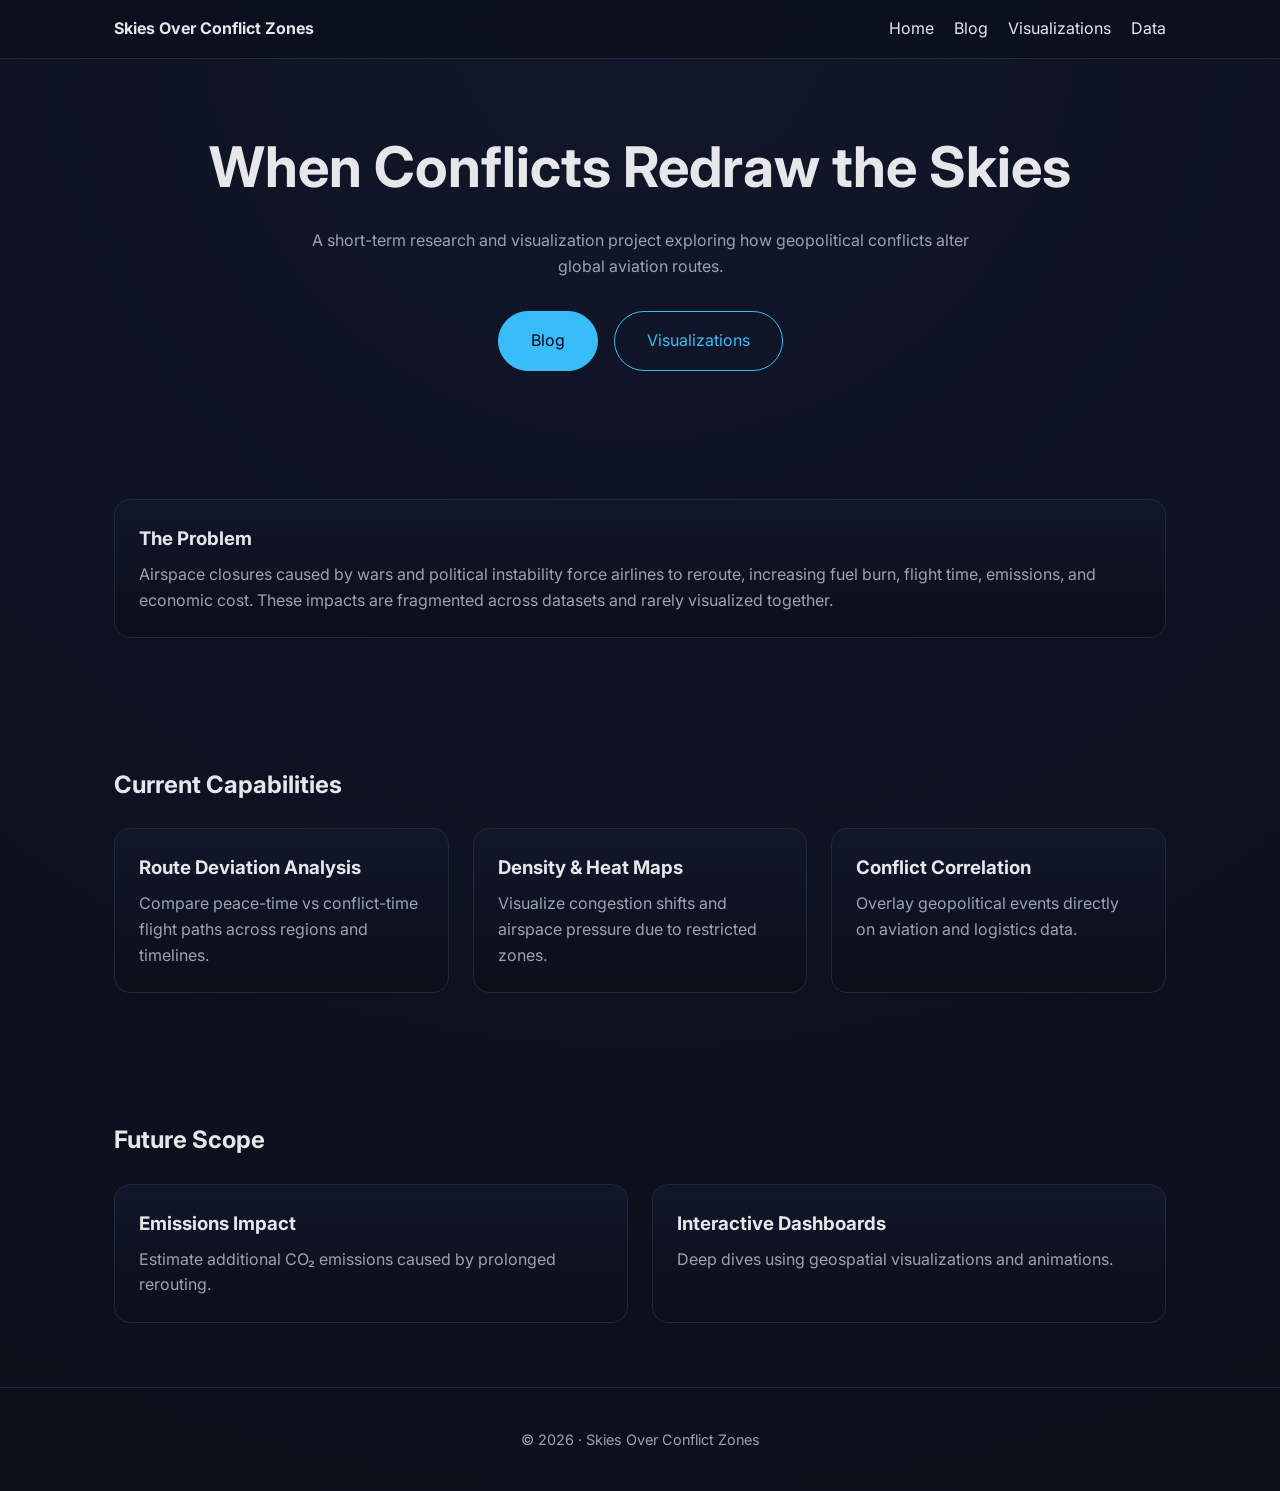
<file: index.html>
<!DOCTYPE html>
<html lang="en">
<head>
  <meta charset="UTF-8" />
  <meta name="viewport" content="width=device-width, initial-scale=1.0" />
  <title>Skies Over Conflict Zones</title>
  <meta name="description" content="Visualizing how geopolitical conflicts reshape global aviation, trade routes, and mobility." />

  <!-- Fonts -->
  <link href="https://fonts.googleapis.com/css2?family=Inter:wght@300;400;600;700&display=swap" rel="stylesheet">
</head>
<body>
<!-- Stylesheet -->
 <link rel="stylesheet" href="assets/css/style.css">

  <!-- Navigation -->
  <nav class="nav">
    <div class="nav-inner">
      <strong>Skies Over Conflict Zones</strong>
      <div>
        <a href="index.html">Home</a>
        <a href="blogpost.html">Blog</a>
        <a href="visualizations.html">Visualizations</a>
        <a href="data.html">Data</a>
      </div>
    </div>
  </nav>

  <!-- Hero -->
  <header>
    <h1>When Conflicts Redraw the Skies</h1>
    <p>
      A short-term research and visualization project exploring how geopolitical conflicts alter
      global aviation routes. 
    </p>
    <div class="cta">
      <a class="btn primary" href="blogpost.html">Blog</a>
      <a class="btn" href="visualizations.html">Visualizations</a>
    </div>
  </header>

  <!-- About -->
  <section id="about">
    <div class="grid grid-2" style="display: flex; justify-content: center;">
      <div class="card" >
        <h3>The Problem</h3>
        <p>
          Airspace closures caused by wars and political instability force airlines to reroute,
          increasing fuel burn, flight time, emissions, and economic cost. These impacts are
          fragmented across datasets and rarely visualized together.
        </p>
      </div>
    </div>
  </section>

  <!-- Features -->
  <section id="features">
    <h2>Current Capabilities</h2>
    <div class="grid grid-3" style="margin-top:1.5rem">
      <div class="card">
        <h3>Route Deviation Analysis</h3>
        <p>Compare peace-time vs conflict-time flight paths across regions and timelines.</p>
      </div>
      <div class="card">
        <h3>Density & Heat Maps</h3>
        <p>Visualize congestion shifts and airspace pressure due to restricted zones.</p>
      </div>
      <div class="card">
        <h3>Conflict Correlation</h3>
        <p>Overlay geopolitical events directly on aviation and logistics data.</p>
      </div>
    </div>
  </section>

  <!-- Roadmap -->
  <section id="roadmap">
    <h2>Future Scope</h2>
    <div class="grid grid-2" style="margin-top:1.5rem">
      <div class="card">
        <h3>Emissions Impact</h3>
        <p>Estimate additional CO₂ emissions caused by prolonged rerouting.</p>
      </div>
      <div class="card">
        <h3>Interactive Dashboards</h3>
        <p>Deep dives using geospatial visualizations and animations.</p>
      </div>
    </div>
  </section>

  <footer>
    © 2026 · Skies Over Conflict Zones<br />
  </footer>

</body>
</html>
</file>
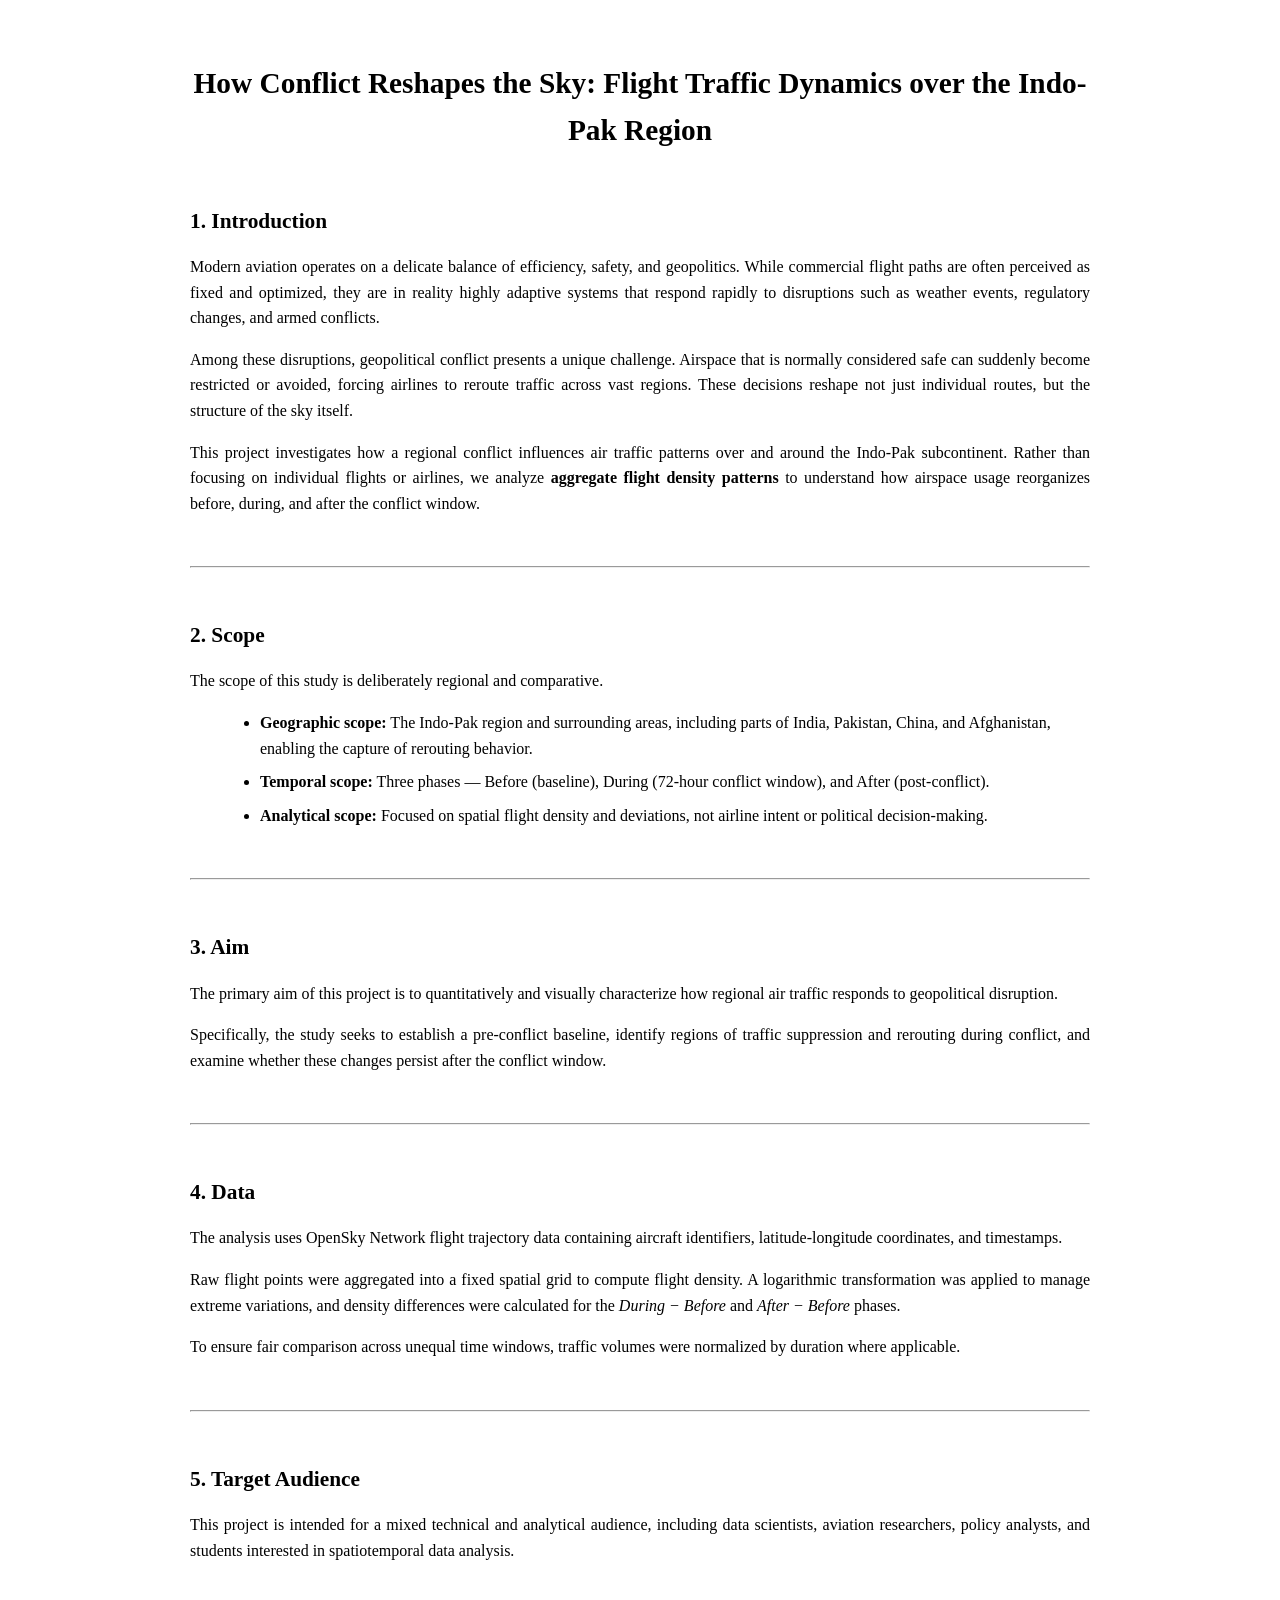
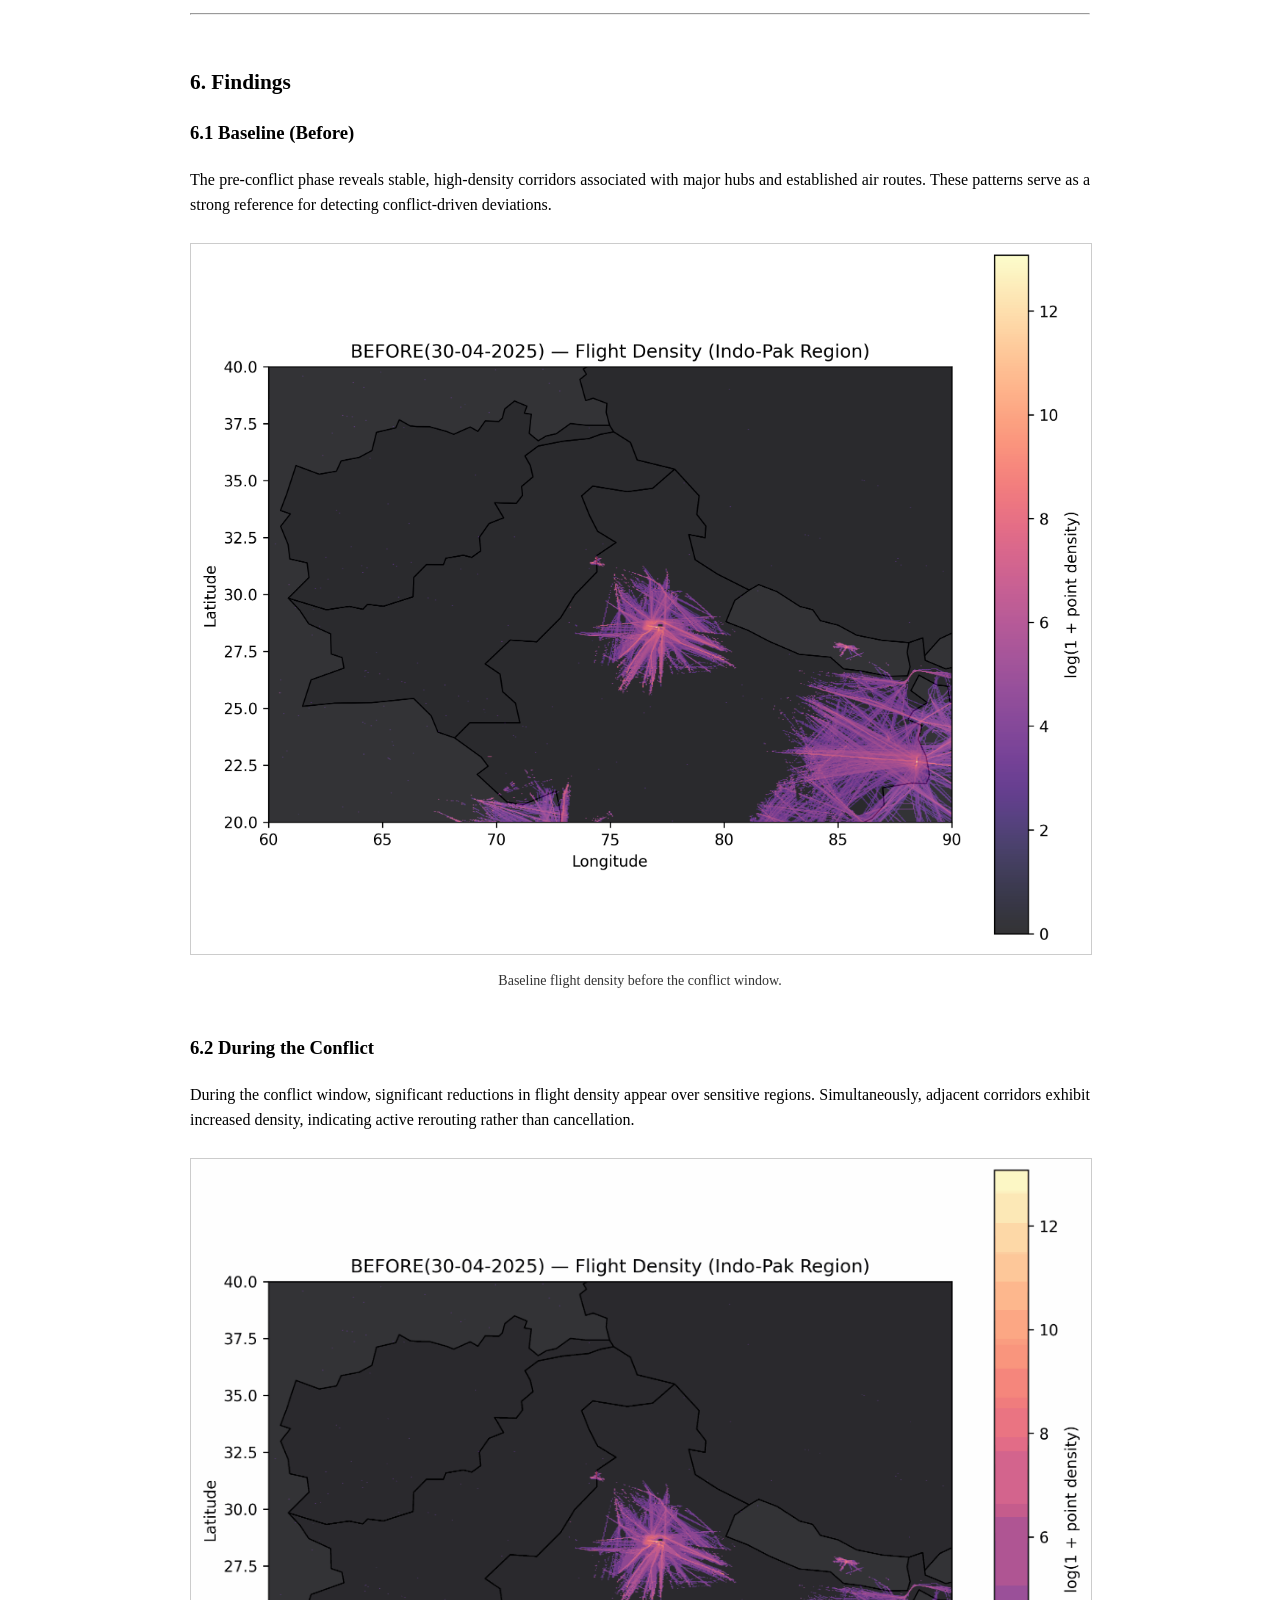
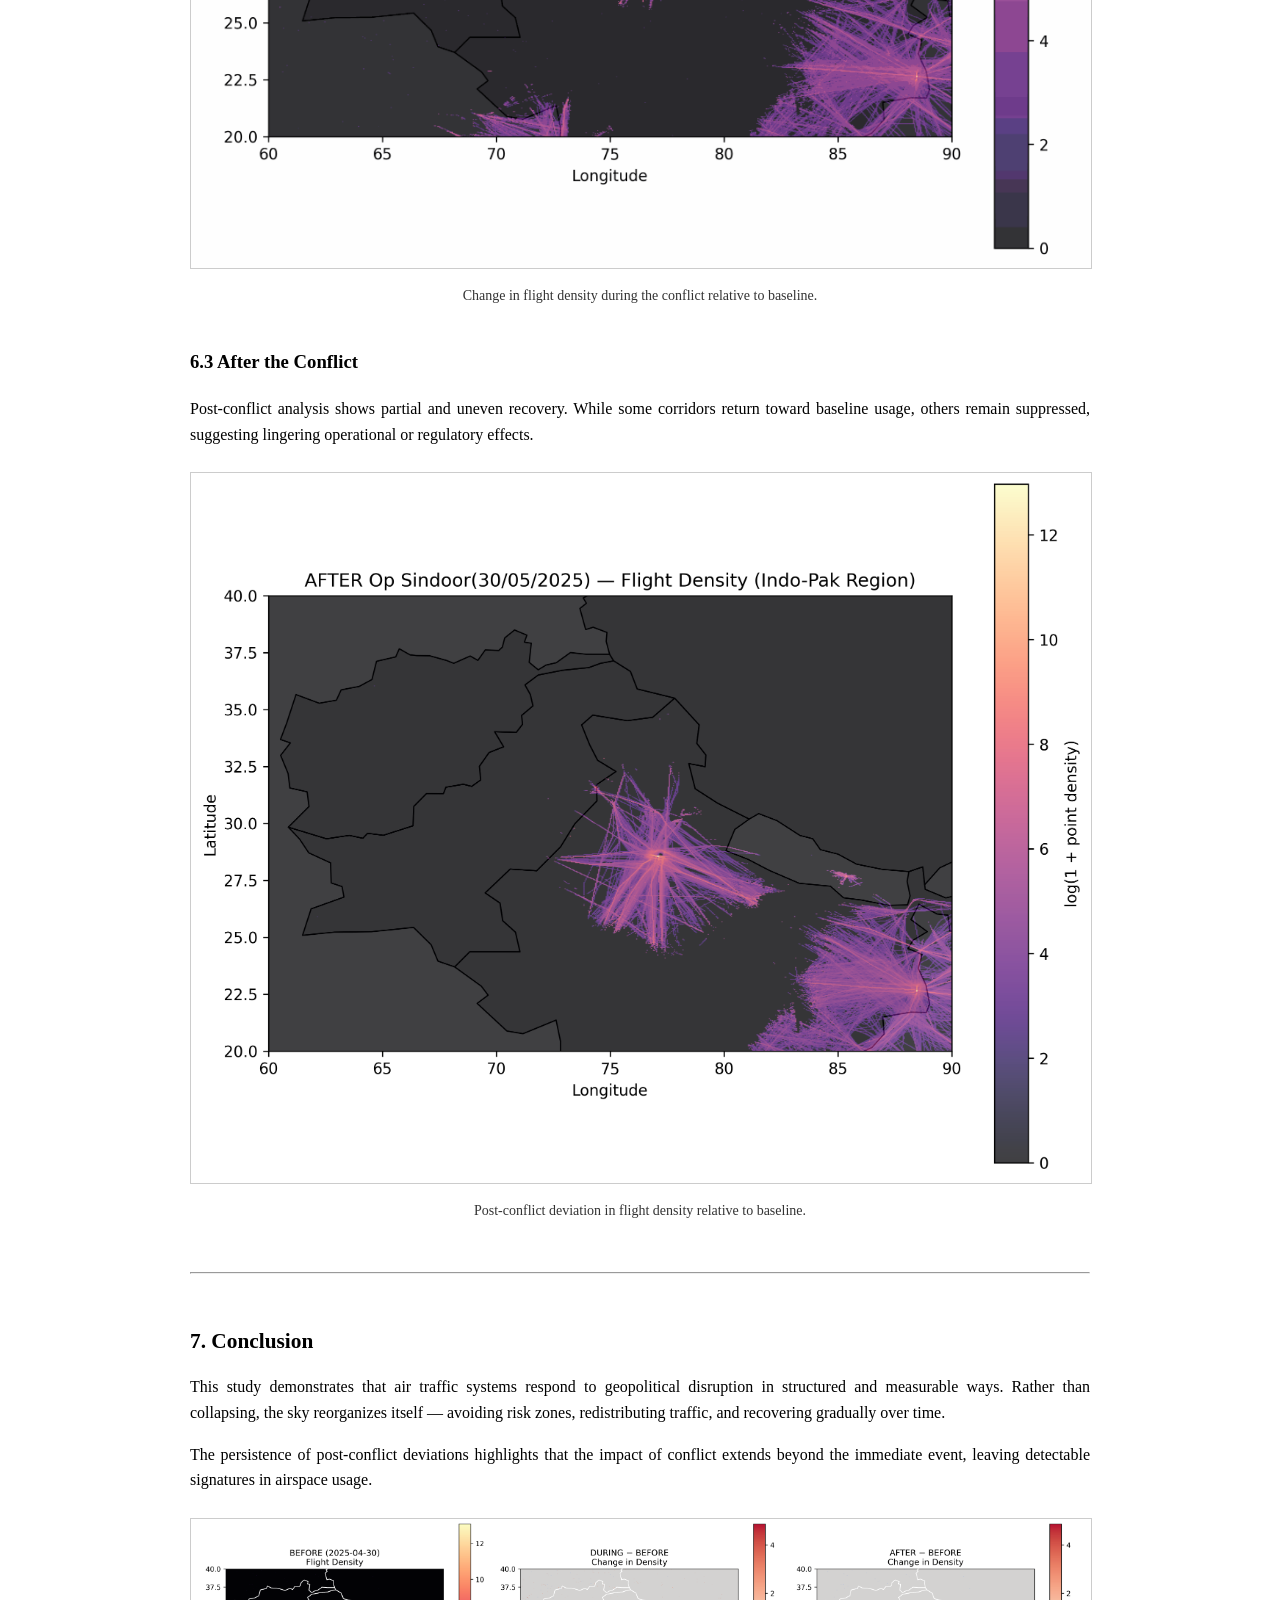
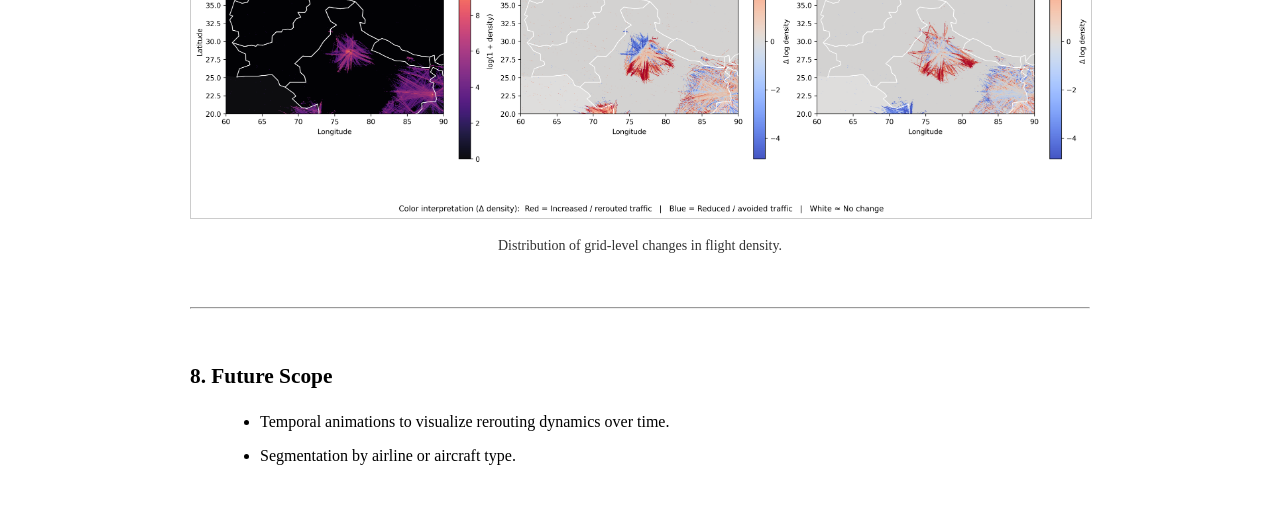
<file: blogpost.html>
<!-- <!DOCTYPE html>
<html lang="en">
<head>
  <meta charset="UTF-8" />
  <meta name="viewport" content="width=device-width, initial-scale=1.0" />
  <title>Indo-Pak Airspace Case Study · Research Note</title>
  <meta name="description" content="A research-style case study examining Indo-Pak airspace disruptions using civil aviation data." />

  <style>
    body {
      font-family: "Times New Roman", Times, serif;
      background: #ffffff;
      color: #000000;
      line-height: 1.8;
      margin: 0;
      padding: 0;
    }

    .container {
      max-width: 900px;
      margin: auto;
      padding: 4rem 2rem;
    }

    h1 {
      font-size: 2.2rem;
      text-align: center;
      margin-bottom: 0.5rem;
    }

    .subtitle {
      text-align: center;
      font-size: 1rem;
      margin-bottom: 3rem;
    }

    h2 {
      font-size: 1.4rem;
      margin-top: 3rem;
      margin-bottom: 1rem;
    }

    p {
      font-size: 1rem;
      text-align: justify;
      margin-bottom: 1.2rem;
    }

    .figure {
      margin: 3rem 0;
      text-align: center;
    }

    .figure img {
      max-width: 100%;
      height: auto;
      border: 1px solid #000;
    }

    .caption {
      font-size: 0.9rem;
      margin-top: 0.5rem;
    }

    footer {
      margin-top: 4rem;
      font-size: 0.9rem;
      text-align: center;
    }
  </style>
</head>
<body>

  <div class="container">

    <h1>Rewriting the Skies: A Case Study of Indo-Pak Airspace Disruptions</h1>
    <div class="subtitle">
      Skies Over Conflict Zones · Research Note
    </div>

    <h2>1. Introduction</h2>
    <p>
      Civil aviation operates at the intersection of technology, economics, and geopolitics.
      Nowhere is this more apparent than in regions marked by long-standing political tension.
      The Indo-Pak airspace represents one such environment, where historical rivalry and
      periodic escalations exert immediate influence on civilian flight operations.
    </p>
    <p>
      This research note examines how geopolitical stress manifests in the air through
      observable changes in flight routing, density, and congestion. Using open airline
      surveillance data, we analyze how disruptions evolve over time rather than treating
      conflict as a binary state.
    </p>

    <h2>2. Historical and Geopolitical Context</h2>
    <p>
      Since the partition of the Indian subcontinent, India and Pakistan have experienced
      multiple conflicts, prolonged diplomatic strain, and unresolved territorial disputes.
      These tensions have repeatedly influenced cross-border mobility, including the
      regulation and closure of airspace during periods of heightened risk.
    </p>
    <p>
      Given its geographic position, Indo-Pak airspace lies along critical international
      corridors connecting Europe, the Middle East, and Southeast Asia. As a result, even
      localized restrictions can propagate system-wide effects across global aviation
      networks.
    </p>

    <div class="figure">
      <img src="assets/images/indo_pak_route_before.png" alt="Baseline Indo-Pak air routes">
      <div class="caption">
        Figure 1: Baseline peace-time flight routing patterns across the Indo-Pak region.
      </div>
    </div>

    <h2>3. Methodology and Timeline Approach</h2>
    <p>
      Rather than modeling conflict as an on-off condition, this study adopts a timeline-based
      approach. Flight trajectories are segmented into distinct phases representing baseline
      behavior, escalation signals, peak disruption, and gradual normalization.
    </p>
    <p>
      This temporal framing enables a more nuanced analysis of how quickly aviation systems
      respond to geopolitical signals and how long residual effects persist after formal
      restrictions are lifted.
    </p>

    <div class="figure">
      <img src="assets/images/indo_pak_route_during.png" alt="Conflict-time route deviations">
      <div class="caption">
        Figure 2: Observable flight path deviations during the escalation phase.
      </div>
    </div>

    <h2>4. Operation Sindoor as an Analytical Window</h2>
    <p>
      Within this analysis, the period referred to as <em>Operation Sindoor</em> serves as a
      defined analytical window corresponding to heightened Indo-Pak tensions that materially
      influenced civil aviation behavior. Rather than focusing on political narratives, this
      window is used to anchor comparative measurements of routing behavior before, during,
      and after escalation.
    </p>
    <p>
      Isolating this phase allows for the measurement of deviation magnitude, congestion
      redistribution, and recovery timelines, offering insight into how resilient — or
      fragile — aviation networks are under geopolitical stress.
    </p>

    <div class="figure">
      <img src="assets/images/indo_pak_flight_density_comparison.gif" alt="Airspace density shifts">
      <div class="caption">
        Figure 3: Airspace density redistribution during Operation Sindoor.
      </div>
    </div>

    <h2>5. Discussion and Implications</h2>
    <p>
      The Indo-Pak case study illustrates how civilian aviation becomes an involuntary
      participant in geopolitical conflict. Route deviations translate directly into increased
      fuel burn, longer travel times, and economic inefficiencies that extend far beyond the
      immediate region.
    </p>
    <p>
      More broadly, the findings suggest that airline data can serve as a real-time proxy for
      geopolitical stress, offering a complementary perspective to traditional political and
      military analyses.
    </p>

    <h2>6. Conclusion</h2>
    <p>
      By grounding analysis in open aviation data and a transparent timeline, this research
      note demonstrates how conflict reshapes global mobility in measurable ways. The
      Indo-Pak airspace provides a compelling example of how the skies silently reflect
      geopolitical realities long before they are fully visible on the ground.
    </p>

    <footer>
      © 2026 · Skies Over Conflict Zones · Research Note
    </footer>

  </div>

</body>
</html>
-->

<!DOCTYPE html>
<html lang="en">
<head>
    <meta charset="UTF-8">
    <title>How Conflict Reshapes the Sky: Flight Traffic Analysis over the Indo-Pak Region</title>

    <style>
        body {
            background-color: #ffffff;
            color: #000000;
            font-family: "Times New Roman", Times, serif;
            font-size: 12pt;
            line-height: 1.6;
            margin: 60px auto;
            max-width: 900px;
        }

        h1 {
            font-size: 22pt;
            text-align: center;
            margin-bottom: 40px;
        }

        h2 {
            font-size: 16pt;
            margin-top: 50px;
            margin-bottom: 15px;
        }

        p {
            margin-bottom: 16px;
            text-align: justify;
        }

        ul {
            margin-left: 30px;
            margin-bottom: 20px;
        }

        li {
            margin-bottom: 8px;
        }

        .image-block {
            margin: 25px 0 40px 0;
            text-align: center;
        }

        .image-block img {
            max-width: 100%;
            height: auto;
            border: 1px solid #ccc;
        }

        .caption {
            font-size: 10.5pt;
            margin-top: 8px;
            color: #333;
        }

        hr {
            margin: 50px 0;
        }
    </style>
</head>

<body>

<h1>How Conflict Reshapes the Sky:  
Flight Traffic Dynamics over the Indo-Pak Region</h1>

<!-- ================= INTRODUCTION ================= -->

<h2>1. Introduction</h2>

<p>
Modern aviation operates on a delicate balance of efficiency, safety, and geopolitics.
While commercial flight paths are often perceived as fixed and optimized, they are in reality
highly adaptive systems that respond rapidly to disruptions such as weather events,
regulatory changes, and armed conflicts.
</p>

<p>
Among these disruptions, geopolitical conflict presents a unique challenge.
Airspace that is normally considered safe can suddenly become restricted or avoided,
forcing airlines to reroute traffic across vast regions.
These decisions reshape not just individual routes, but the structure of the sky itself.
</p>

<p>
This project investigates how a regional conflict influences air traffic patterns over and
around the Indo-Pak subcontinent.
Rather than focusing on individual flights or airlines, we analyze
<strong>aggregate flight density patterns</strong> to understand how airspace usage reorganizes
before, during, and after the conflict window.
</p>

<hr>

<!-- ================= SCOPE ================= -->

<h2>2. Scope</h2>

<p>
The scope of this study is deliberately regional and comparative.
</p>

<ul>
    <li><strong>Geographic scope:</strong> The Indo-Pak region and surrounding areas, including parts of India, Pakistan, China, and Afghanistan, enabling the capture of rerouting behavior.</li>
    <li><strong>Temporal scope:</strong> Three phases — Before (baseline), During (72-hour conflict window), and After (post-conflict).</li>
    <li><strong>Analytical scope:</strong> Focused on spatial flight density and deviations, not airline intent or political decision-making.</li>
</ul>

<hr>

<!-- ================= AIM ================= -->

<h2>3. Aim</h2>

<p>
The primary aim of this project is to quantitatively and visually characterize how
regional air traffic responds to geopolitical disruption.
</p>

<p>
Specifically, the study seeks to establish a pre-conflict baseline, identify regions of
traffic suppression and rerouting during conflict, and examine whether these changes persist
after the conflict window.
</p>

<hr>

<!-- ================= DATA ================= -->

<h2>4. Data</h2>

<p>
The analysis uses OpenSky Network flight trajectory data containing aircraft identifiers,
latitude-longitude coordinates, and timestamps.
</p>

<p>
Raw flight points were aggregated into a fixed spatial grid to compute flight density.
A logarithmic transformation was applied to manage extreme variations, and density differences
were calculated for the <em>During − Before</em> and <em>After − Before</em> phases.
</p>

<p>
To ensure fair comparison across unequal time windows, traffic volumes were normalized
by duration where applicable.
</p>

<hr>

<!-- ================= TARGET AUDIENCE ================= -->

<h2>5. Target Audience</h2>

<p>
This project is intended for a mixed technical and analytical audience, including
data scientists, aviation researchers, policy analysts, and students interested in
spatiotemporal data analysis.
</p>

<hr>

<!-- ================= FINDINGS ================= -->

<h2>6. Findings</h2>

<h3>6.1 Baseline (Before)</h3>

<p>
The pre-conflict phase reveals stable, high-density corridors associated with major hubs
and established air routes. These patterns serve as a strong reference for detecting
conflict-driven deviations.
</p>

<div class="image-block">
    <img src=assets/images/indo_pak_route_before.png alt="Baseline flight density map">
    <div class="caption">Baseline flight density before the conflict window.</div>
</div>

<h3>6.2 During the Conflict</h3>

<p>
During the conflict window, significant reductions in flight density appear over sensitive
regions. Simultaneously, adjacent corridors exhibit increased density, indicating active
rerouting rather than cancellation.
</p>

<div class="image-block">
    <img src=assets/images/indo_pak_flight_density_comparison.gif alt="During minus before density change">
    <div class="caption">Change in flight density during the conflict relative to baseline.</div>
</div>

<h3>6.3 After the Conflict</h3>

<p>
Post-conflict analysis shows partial and uneven recovery. While some corridors return
toward baseline usage, others remain suppressed, suggesting lingering operational or
regulatory effects.
</p>

<div class="image-block">
    <img src=assets/images/indo_pak_route_deviation_after.png alt="After minus before density change">
    <div class="caption">Post-conflict deviation in flight density relative to baseline.</div>
</div>

<hr>

<!-- ================= CONCLUSION ================= -->

<h2>7. Conclusion</h2>

<p>
This study demonstrates that air traffic systems respond to geopolitical disruption
in structured and measurable ways.
Rather than collapsing, the sky reorganizes itself — avoiding risk zones,
redistributing traffic, and recovering gradually over time.
</p>

<p>
The persistence of post-conflict deviations highlights that the impact of conflict
extends beyond the immediate event, leaving detectable signatures in airspace usage.
</p>

<div class="image-block">
    <img src=assets/images/deviation_comparison.png alt="Distribution of density changes">
    <div class="caption">Distribution of grid-level changes in flight density.</div>
</div>

<hr>

<!-- ================= FUTURE SCOPE ================= -->

<h2>8. Future Scope</h2>

<ul>
    <li>Temporal animations to visualize rerouting dynamics over time.</li>
    <li>Segmentation by airline or aircraft type.</li>
</ul>

</body>
</html>
</file>
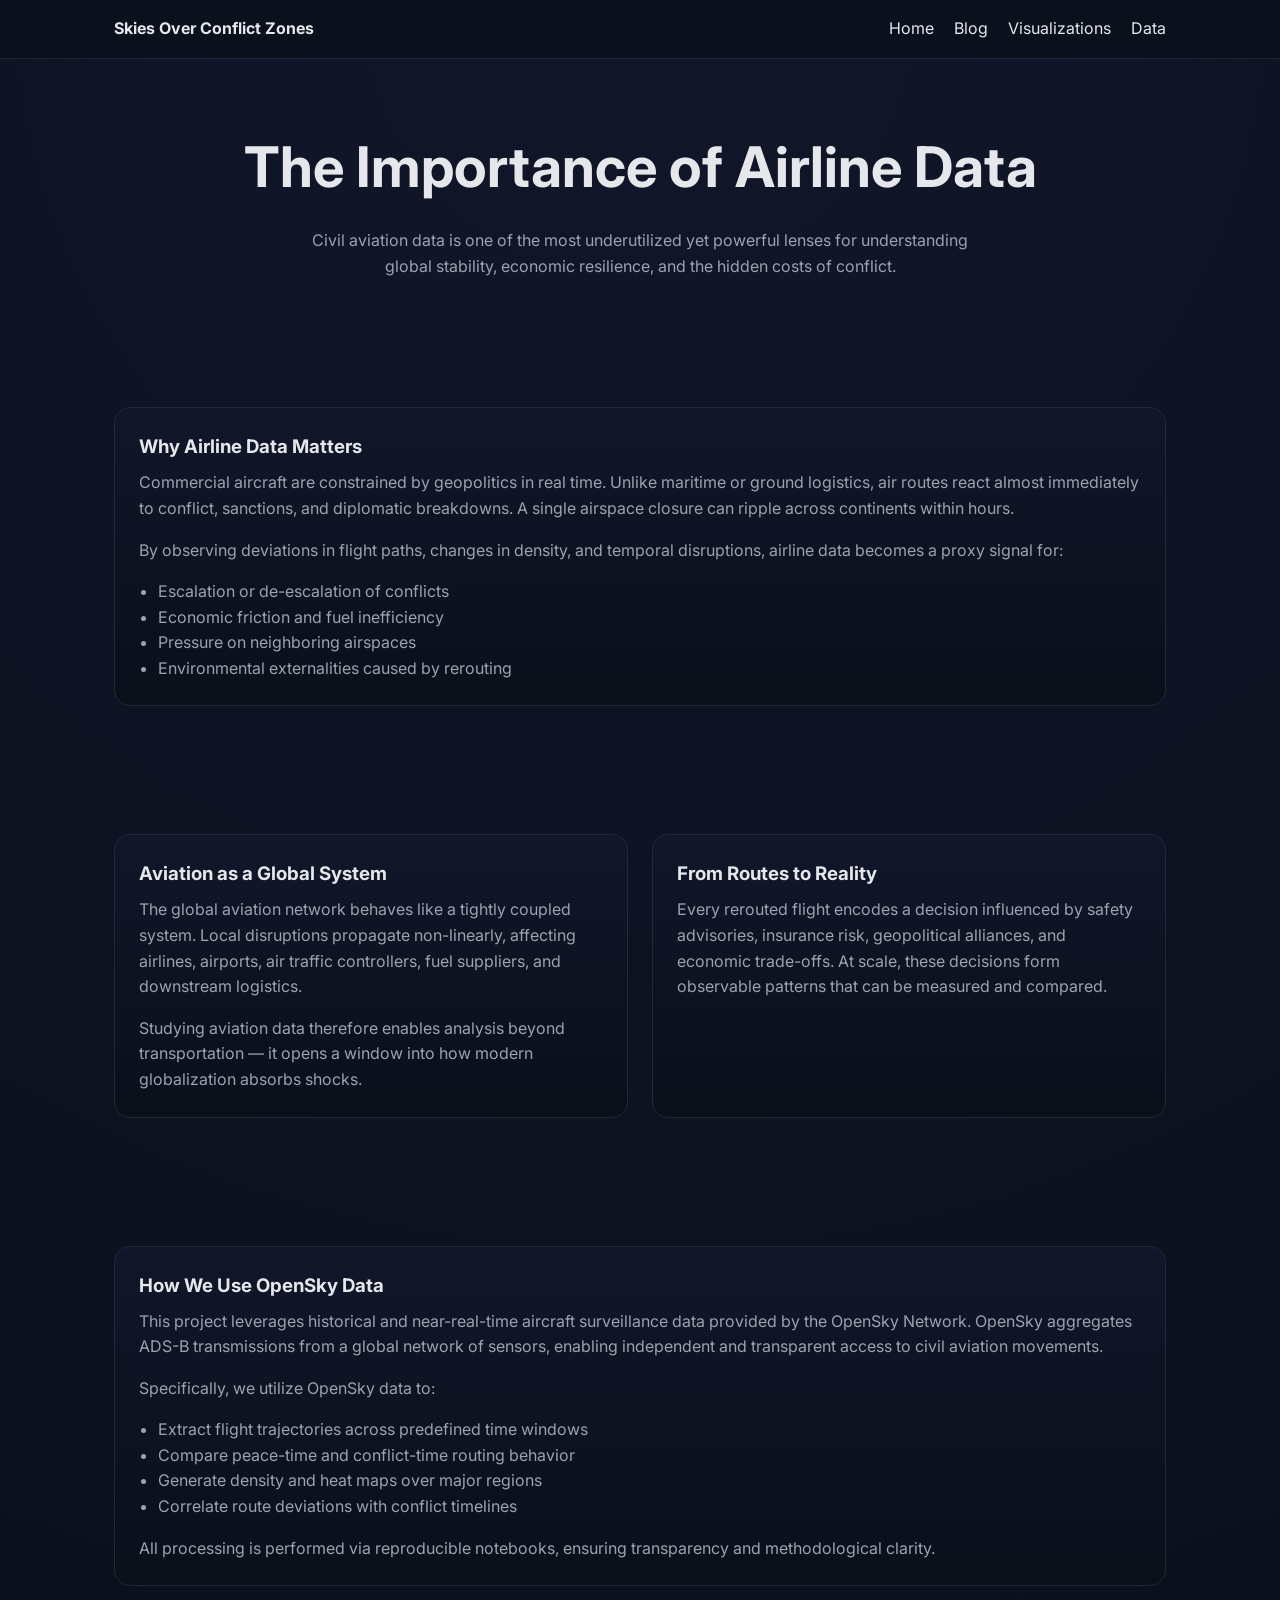
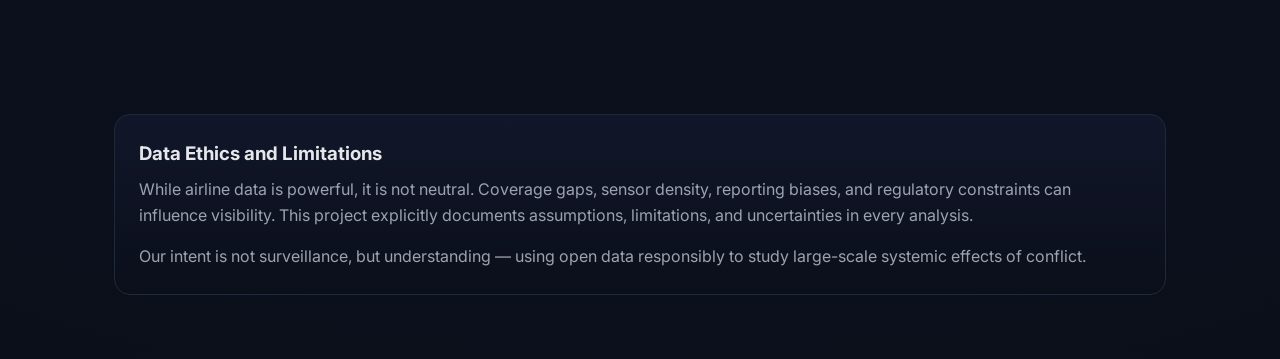
<file: data.html>
<!DOCTYPE html>
<html lang="en">
<head>
  <meta charset="UTF-8" />
  <meta name="viewport" content="width=device-width, initial-scale=1.0" />
  <title>Data · Skies Over Conflict Zones</title>
  <meta name="description" content="Why airline data matters, how it reflects geopolitical reality, and how OpenSky data powers our analysis." />

  <link href="https://fonts.googleapis.com/css2?family=Inter:wght@300;400;600;700&display=swap" rel="stylesheet">
  <link rel="stylesheet" href="assets/css/style.css">
</head>
<body>

  <!-- Navigation -->
  <nav class="nav">
    <div class="nav-inner">
      <strong>Skies Over Conflict Zones</strong>
      <div>
        <a href="index.html">Home</a>
        <a href="blogpost.html">Blog</a>
        <a href="visualizations.html">Visualizations</a>
        <a href="data.html">Data</a>
      </div>
    </div>
  </nav>

  <!-- Header -->
  <header>
    <h1>The Importance of Airline Data</h1>
    <p>
      Civil aviation data is one of the most underutilized yet powerful lenses for
      understanding global stability, economic resilience, and the hidden costs of conflict.
    </p>
  </header>

  <!-- Why Airline Data Matters -->
  <section>
    <div class="card">
      <h3>Why Airline Data Matters</h3>
      <p>
        Commercial aircraft are constrained by geopolitics in real time. Unlike maritime or
        ground logistics, air routes react almost immediately to conflict, sanctions, and
        diplomatic breakdowns. A single airspace closure can ripple across continents within
        hours.
      </p>
      <p style="margin-top:1rem">
        By observing deviations in flight paths, changes in density, and temporal disruptions,
        airline data becomes a proxy signal for:
      </p>
      <ul style="margin-top:1rem; margin-left:1.2rem; color: var(--muted)">
        <li>Escalation or de-escalation of conflicts</li>
        <li>Economic friction and fuel inefficiency</li>
        <li>Pressure on neighboring airspaces</li>
        <li>Environmental externalities caused by rerouting</li>
      </ul>
    </div>
  </section>

  <!-- Aviation as a System -->
  <section>
    <div class="grid grid-2">
      <div class="card">
        <h3>Aviation as a Global System</h3>
        <p>
          The global aviation network behaves like a tightly coupled system. Local disruptions
          propagate non-linearly, affecting airlines, airports, air traffic controllers, fuel
          suppliers, and downstream logistics.
        </p>
        <p style="margin-top:1rem">
          Studying aviation data therefore enables analysis beyond transportation — it opens a
          window into how modern globalization absorbs shocks.
        </p>
      </div>

      <div class="card">
        <h3>From Routes to Reality</h3>
        <p>
          Every rerouted flight encodes a decision influenced by safety advisories, insurance
          risk, geopolitical alliances, and economic trade-offs. At scale, these decisions form
          observable patterns that can be measured and compared.
        </p>
      </div>
    </div>
  </section>

  <!-- OpenSky Usage -->
  <section>
    <div class="card">
      <h3>How We Use OpenSky Data</h3>
      <p>
        This project leverages historical and near-real-time aircraft surveillance data provided
        by the OpenSky Network. OpenSky aggregates ADS-B transmissions from a global network of
        sensors, enabling independent and transparent access to civil aviation movements.
      </p>
      <p style="margin-top:1rem">
        Specifically, we utilize OpenSky data to:
      </p>
      <ul style="margin-top:1rem; margin-left:1.2rem; color: var(--muted)">
        <li>Extract flight trajectories across predefined time windows</li>
        <li>Compare peace-time and conflict-time routing behavior</li>
        <li>Generate density and heat maps over major regions</li>
        <li>Correlate route deviations with conflict timelines</li>
      </ul>
      <p style="margin-top:1rem">
        All processing is performed via reproducible notebooks, ensuring transparency and
        methodological clarity.
      </p>
    </div>
  </section>

  <!-- Data Ethics -->
  <section>
    <div class="card">
      <h3>Data Ethics and Limitations</h3>
      <p>
        While airline data is powerful, it is not neutral. Coverage gaps, sensor density,
        reporting biases, and regulatory constraints can influence visibility. This project
        explicitly documents assumptions, limitations, and uncertainties in every analysis.
      </p>
      <p style="margin-top:1rem">
        Our intent is not surveillance, but understanding — using open data responsibly to
        study large-scale systemic effects of conflict.
      </p>
    </div>
  </section>


</body>
</html>
</file>
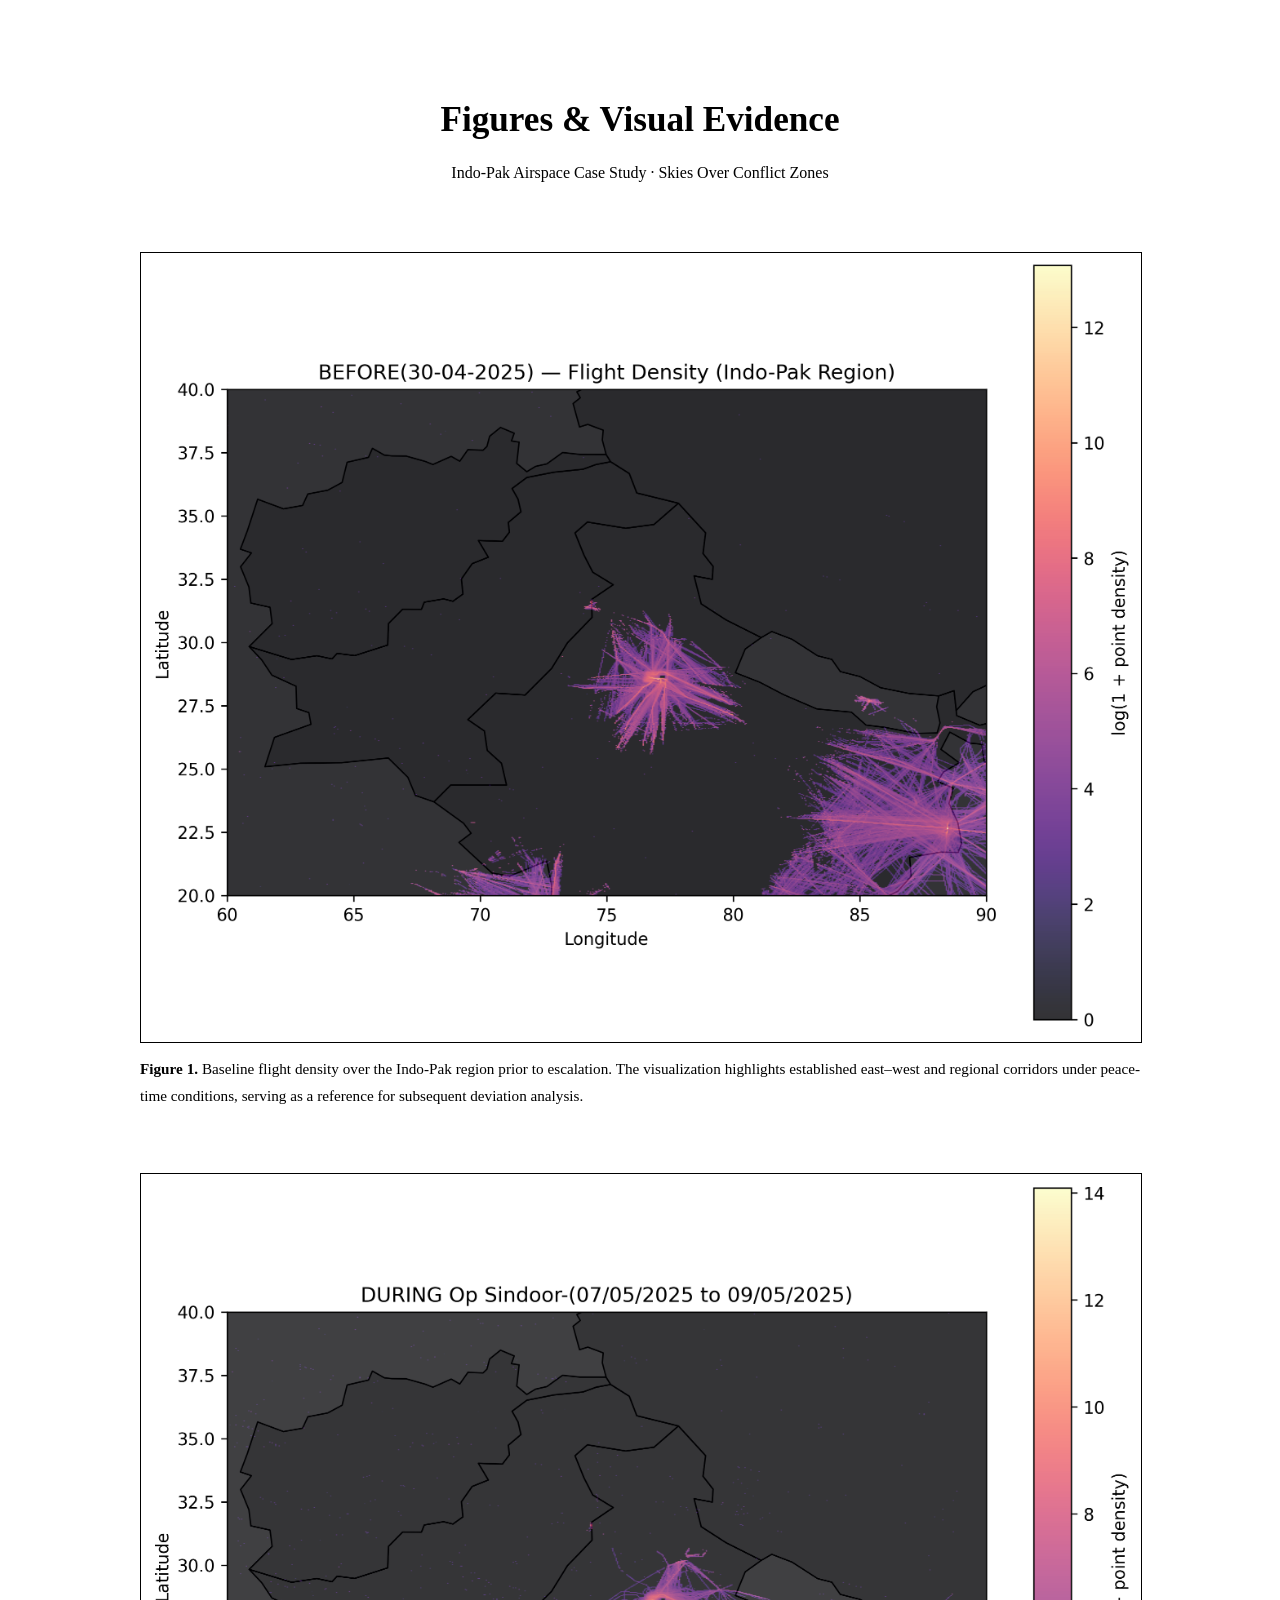
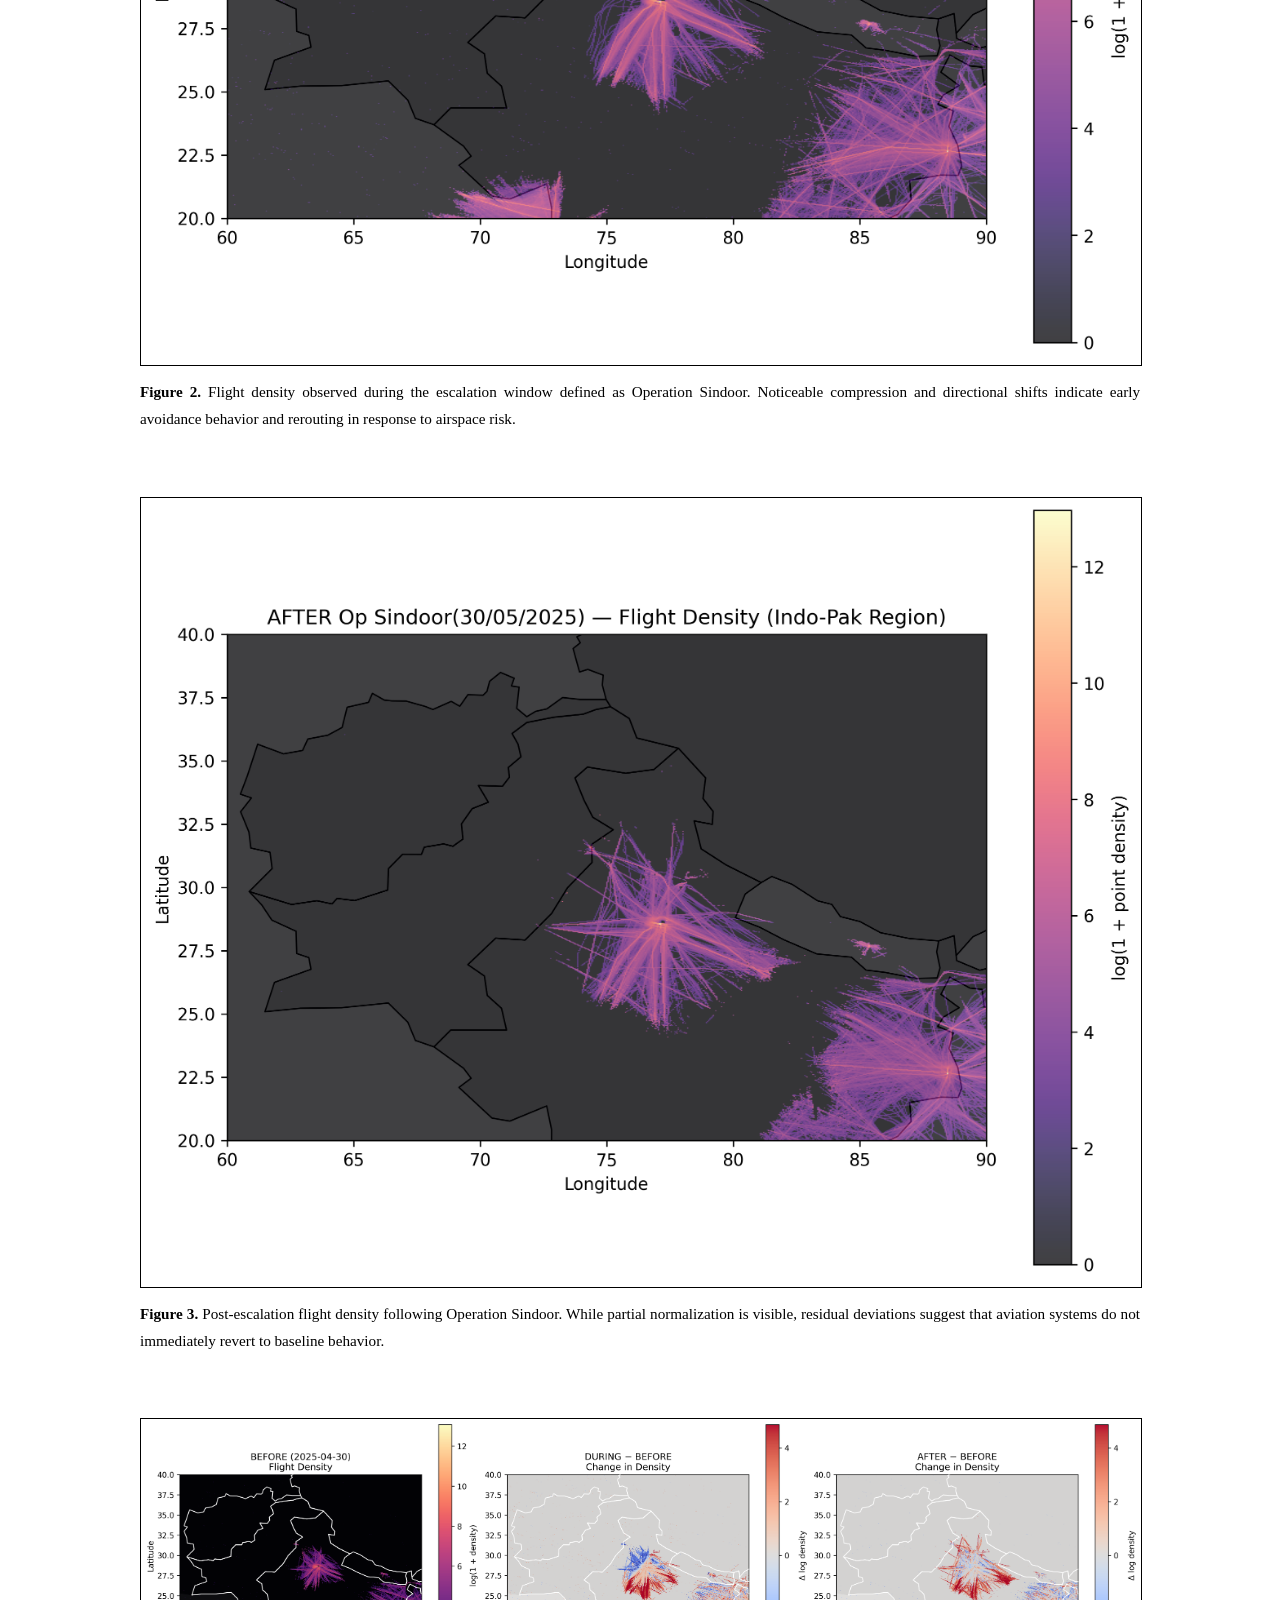
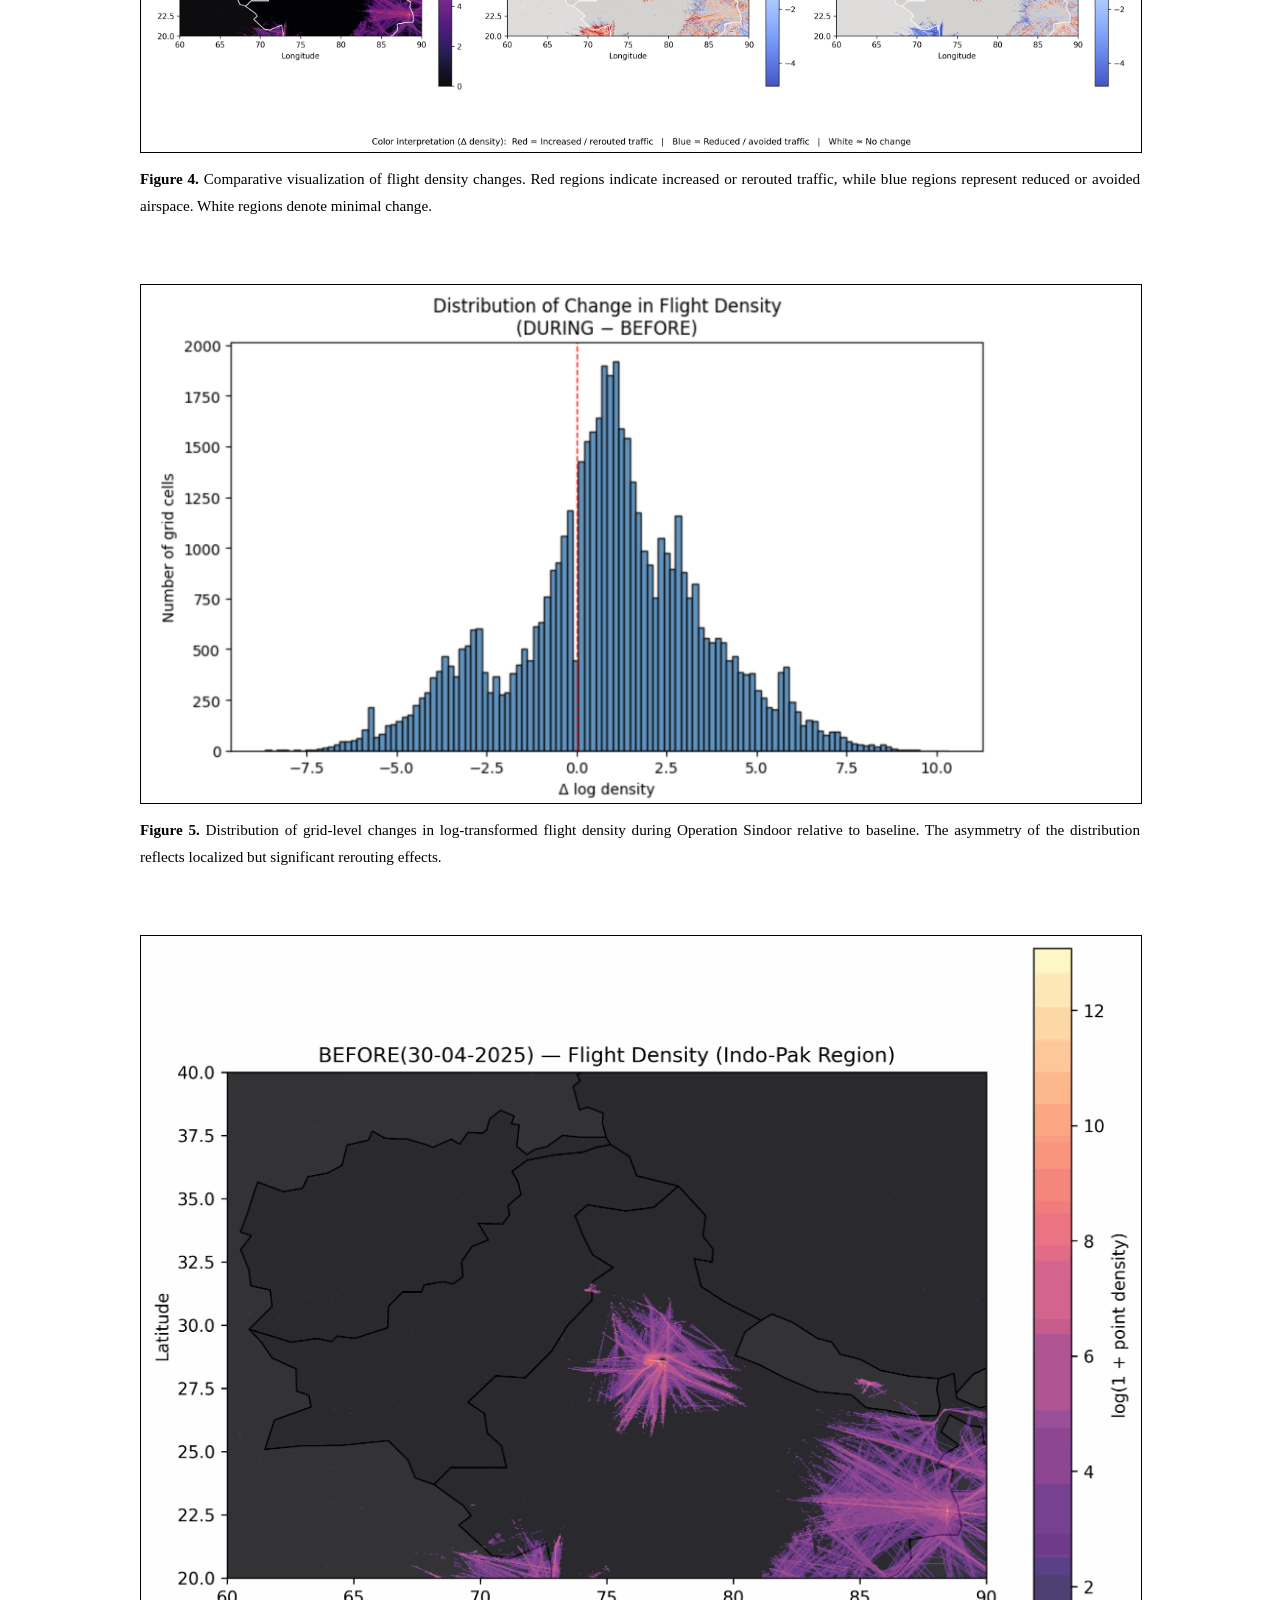
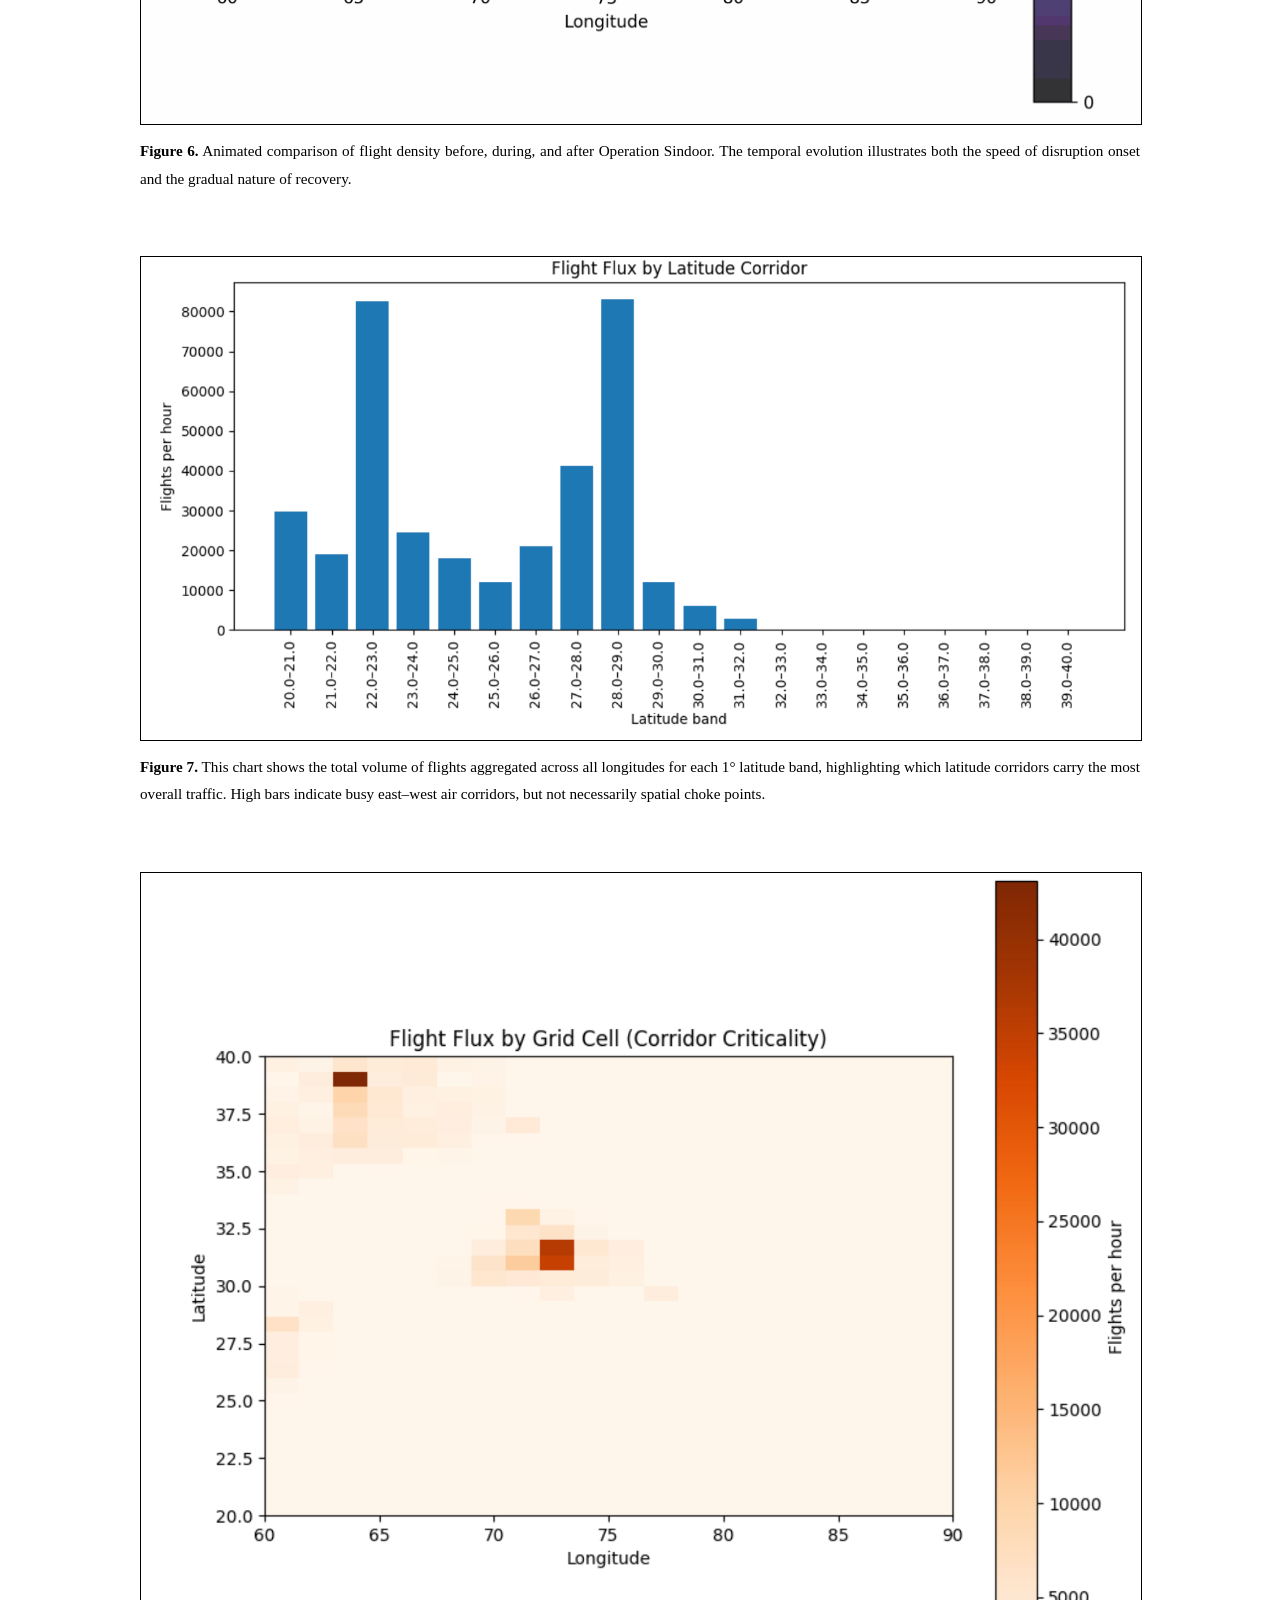
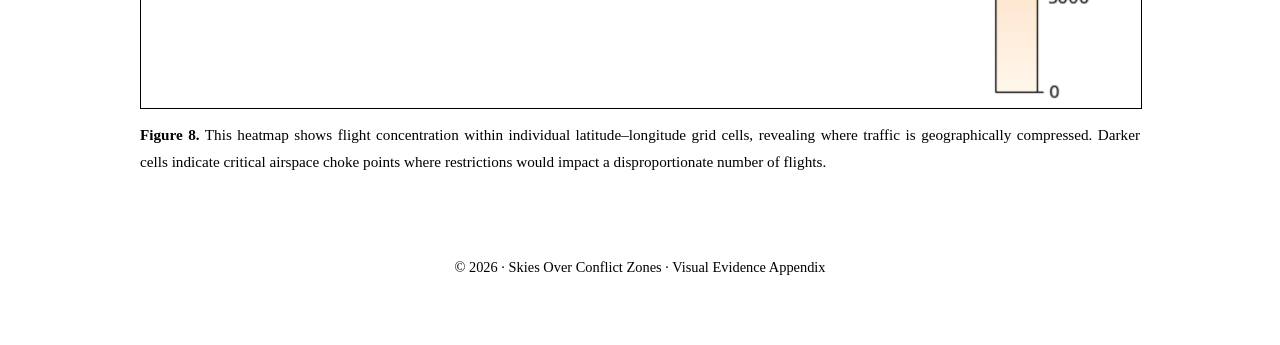
<file: visualizations.html>
<!DOCTYPE html>
<html lang="en">
<head>
  <meta charset="UTF-8" />
  <meta name="viewport" content="width=device-width, initial-scale=1.0" />
  <title>Figures & Visual Evidence · Indo-Pak Airspace</title>
  <meta name="description" content="Visual evidence and figures supporting the Indo-Pak airspace case study." />

  <style>
    body {
      font-family: "Times New Roman", Times, serif;
      background: #ffffff;
      color: #000000;
      line-height: 1.8;
      margin: 0;
      padding: 0;
    }

    .container {
      max-width: 1000px;
      margin: auto;
      padding: 4rem 2rem;
    }

    h1 {
      font-size: 2.2rem;
      text-align: center;
      margin-bottom: 0.5rem;
    }

    .subtitle {
      text-align: center;
      font-size: 1rem;
      margin-bottom: 3rem;
    }

    .figure {
      margin: 4rem 0;
    }

    .figure img {
      max-width: 100%;
      height: auto;
      display: block;
      margin: auto;
      border: 1px solid #000;
    }

    .caption {
      font-size: 0.95rem;
      margin-top: 0.75rem;
      text-align: justify;
    }

    footer {
      margin-top: 5rem;
      font-size: 0.9rem;
      text-align: center;
    }

    a {
      color: #000;
      text-decoration: underline;
    }
  </style>
</head>
<body>

  <div class="container">

    <h1>Figures & Visual Evidence</h1>
    <div class="subtitle">
      Indo-Pak Airspace Case Study · Skies Over Conflict Zones
    </div>

    <!-- Figure 1 -->
    <div class="figure">
      <img src="assets/images/indo_pak_route_before.png" alt="Baseline flight density before escalation">
      <div class="caption">
        <strong>Figure 1.</strong> Baseline flight density over the Indo-Pak region prior to escalation.
        The visualization highlights established east–west and regional corridors under
        peace-time conditions, serving as a reference for subsequent deviation analysis.
      </div>
    </div>

    <!-- Figure 2 -->
    <div class="figure">
      <img src="assets/images/indo_pak_route_during.png" alt="Flight density during Operation Sindoor">
      <div class="caption">
        <strong>Figure 2.</strong> Flight density observed during the escalation window defined as
        Operation Sindoor. Noticeable compression and directional shifts indicate early
        avoidance behavior and rerouting in response to airspace risk.
      </div>
    </div>

    <!-- Figure 3 -->
    <div class="figure">
      <img src="assets/images/indo_pak_route_deviation_after.png" alt="Flight density after Operation Sindoor">
      <div class="caption">
        <strong>Figure 3.</strong> Post-escalation flight density following Operation Sindoor.
        While partial normalization is visible, residual deviations suggest that aviation
        systems do not immediately revert to baseline behavior.
      </div>
    </div>

    <!-- Figure 4 -->
    <div class="figure">
      <img src="assets/images/deviation_comparison.png" alt="Before, during, and after density change comparison">
      <div class="caption">
        <strong>Figure 4.</strong> Comparative visualization of flight density changes.
        Red regions indicate increased or rerouted traffic, while blue regions represent
        reduced or avoided airspace. White regions denote minimal change.
      </div>
    </div>

    <!-- Figure 5 -->
    <div class="figure">
      <img src="assets/images/distribution_of_flight_densities.png" alt="Distribution of change in flight density">
      <div class="caption">
        <strong>Figure 5.</strong> Distribution of grid-level changes in log-transformed flight density
        during Operation Sindoor relative to baseline. The asymmetry of the distribution
        reflects localized but significant rerouting effects.
      </div>
    </div>

    <!-- Figure 6 -->
    <div class="figure">
      <img src="assets/images/indo_pak_flight_density_before_during_after.gif" alt="Animated flight density comparison">
      <div class="caption">
        <strong>Figure 6.</strong> Animated comparison of flight density before, during, and after
        Operation Sindoor. The temporal evolution illustrates both the speed of disruption
        onset and the gradual nature of recovery.
      </div>
    </div>

    <!-- Figure 7 -->
    <div class="figure">
      <img src="assets/images/flight_flux_by_latitude_corridor.png" alt="Flight flux by latitude corridor">
      <div class="caption">
        <strong>Figure 7.</strong> This chart shows the total volume of flights aggregated across all longitudes for each 1° latitude band, highlighting which latitude corridors carry the most overall traffic. High bars indicate busy east–west air corridors, but not necessarily spatial choke points.
      </div>
    </div>

    <!-- Figure 8 -->
    <div class="figure">
      <img src="assets/images/flight_flux_by_grid_cell.png" alt="Flight flux by grid cell">
      <div class="caption">
        <strong>Figure 8.</strong> This heatmap shows flight concentration within individual latitude–longitude grid cells, revealing where traffic is geographically compressed. Darker cells indicate critical airspace choke points where restrictions would impact a disproportionate number of flights.
      </div>
    </div>


    <footer>
      © 2026 · Skies Over Conflict Zones · Visual Evidence Appendix
    </footer>

  </div>

</body>
</html>
</file>
<file: assets/css/style.css>
:root {
      --bg: #0b0f1a;
      --panel: #11162a;
      --text: #e5e7eb;
      --muted: #9ca3af;
      --accent: #38bdf8;
    }

    * { box-sizing: border-box; margin: 0; padding: 0; }

    body {
      font-family: 'Inter', system-ui, sans-serif;
      background: radial-gradient(circle at top, #11162a, var(--bg));
      color: var(--text);
      line-height: 1.6;
    }

    a { color: var(--accent); text-decoration: none; }

    header {
      padding: 4rem 1.5rem;
      max-width: 1100px;
      margin: auto;
      text-align: center;
    }

    header h1 {
      font-size: clamp(2.2rem, 5vw, 3.5rem);
      font-weight: 700;
      margin-bottom: 1rem;
    }

    header p {
      color: var(--muted);
      max-width: 700px;
      margin: auto;
    }

    .cta {
      margin-top: 2rem;
      display: flex;
      gap: 1rem;
      justify-content: center;
      flex-wrap: wrap;
    }

    .btn {
      padding: 1rem 2rem;
      border-radius: 999px;
      border: 1px solid var(--accent);
      background: transparent;
      color: var(--accent);
      cursor: pointer;
      transition: all 0.2s ease;
    }

    .btn.primary {
      background: var(--accent);
      color: #020617;
    }

    .btn:hover { transform: translateY(-2px); }

    section {
      max-width: 1100px;
      margin: auto;
      padding: 4rem 1.5rem;
    }

    .grid {
      display: grid;
      gap: 1.5rem;
    }

    @media (min-width: 768px) {
      .grid-2 { grid-template-columns: repeat(2, 1fr); }
      .grid-3 { grid-template-columns: repeat(3, 1fr); }
    }

    .card {
      background: linear-gradient(180deg, #11162a, #0b0f1a);
      border: 1px solid #1f2937;
      border-radius: 1rem;
      padding: 1.5rem;
    }

    .card h3 {
      margin-bottom: 0.5rem;
    }

    .card p { color: var(--muted); }

    footer {
      border-top: 1px solid #1f2937;
      text-align: center;
      padding: 2.5rem 1.5rem;
      color: var(--muted);
      font-size: 0.9rem;
    }

    .nav {
      position: sticky;
      top: 0;
      backdrop-filter: blur(10px);
      background: rgba(11, 15, 26, 0.7);
      border-bottom: 1px solid #1f2937;
    }

    .nav-inner {
      max-width: 1100px;
      margin: auto;
      padding: 1rem 1.5rem;
      display: flex;
      justify-content: space-between;
      align-items: center;
    }

    .nav a { color: var(--text); margin-left: 1rem; }
</file>
